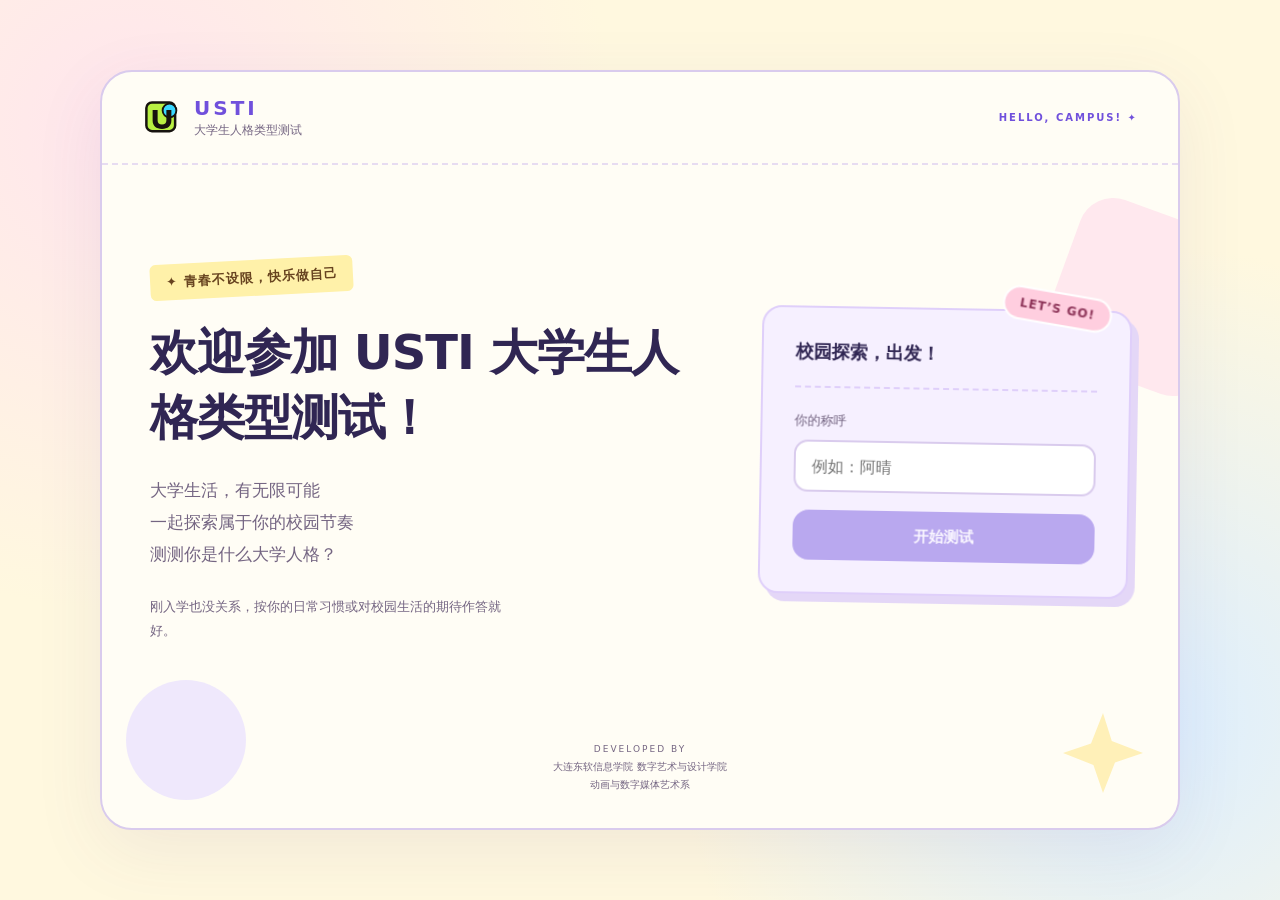
<file: index.html>
<!doctype html>
<html lang="zh-CN">
  <head>
    <meta charset="UTF-8" />
    <meta name="application-name" content="University Student Type Indicator" />
    <meta name="viewport" content="width=device-width, initial-scale=1.0" />
    <title>USTI 大学生人格类型测试</title>
    <link rel="icon" href="./assets/favicon.svg?v=20260905-usti-master-sync" type="image/svg+xml" />
    <link rel="stylesheet" href="./styles.css?v=20260905-usti-goatcounter" />
  </head>
  <body>
    <main class="app-shell">
      <section class="stage" aria-live="polite">
        <div class="geo geo-a"></div>
        <div class="geo geo-b"></div>
        <div class="geo geo-c"></div>

        <header class="topbar">
          <div class="brand-mark" aria-hidden="true">
            <img src="./assets/logo.svg?v=20260905-usti-master-sync" alt="" />
          </div>
          <div>
            <p class="brand-title" title="University Student Type Indicator">USTI</p>
            <p class="brand-subtitle">大学生人格类型测试</p>
          </div>
        </header>

        <section id="welcomeView" class="view view-active">
          <div class="welcome-content">
            <div class="hero-copy">
              <h1>欢迎参加 USTI 大学生人格类型测试！</h1>
              <p>大学生活，有无限可能<br />一起探索属于你的校园节奏<br />测测你是什么大学人格？</p>
              <p>刚入学也没关系，按你的日常习惯或对校园生活的期待作答就好。</p>
            </div>
            <form id="startForm" class="start-form">
              <label for="nickname">你的称呼</label>
              <input id="nickname" type="text" maxlength="16" autocomplete="nickname" placeholder="例如：阿晴" />
              <button id="startBtn" class="primary-btn" type="submit" disabled>开始测试</button>
              <p id="participantCount" class="participant-count" aria-live="polite" hidden>
                <span aria-hidden="true">✦</span>
                已有 <strong id="participantCountValue"></strong> 位同学完成测试
              </p>
            </form>
          </div>
          <footer class="credit">
            <span>Developed By</span>
            <span>大连东软信息学院 数字艺术与设计学院</span>
            <span>动画与数字媒体艺术系</span>
          </footer>
        </section>

        <section id="quizView" class="view">
          <div class="progress-wrap" aria-label="答题进度">
            <div class="progress-meta">
              <span id="progressText">第 1 / 16 题</span>
              <span id="progressPercent">6%</span>
            </div>
            <div class="progress-track">
              <div id="progressBar" class="progress-bar"></div>
            </div>
          </div>

          <article class="question-card">
            <p id="questionIndex" class="question-index">Question 01</p>
            <h2 id="questionTitle"></h2>
            <div id="options" class="options"></div>
          </article>

          <nav class="quiz-nav" aria-label="题目导航">
            <button id="prevBtn" class="ghost-btn" type="button">上一题</button>
            <button id="nextBtn" class="primary-btn" type="button" disabled>下一题</button>
          </nav>
        </section>


      </section>
    </main>

    <div id="wechatTip" class="wechat-tip" hidden>
      <div class="wechat-tip-card" role="status">
        <p>点击右上角⋯，在浏览器中打开此页面，体验更佳~</p>
      </div>
    </div>

    <script src="./config/content.js?v=20260905-usti-master-sync"></script>
    <script data-goatcounter="https://zak.goatcounter.com/count"
      async src="//gc.zgo.at/count.js"></script>
    <script src="./app.js?v=20260905-usti-goatcounter"></script>
  </body>
</html>
</file>
<file: styles.css>
:root {
  color-scheme: light;
  --bg: #f3f5f0;
  --ink: #17130f;
  --muted: #6f665c;
  --panel: rgba(255, 255, 255, 0.84);
  --line: rgba(23, 19, 15, 0.14);
  --coral: #ff5b4a;
  --lime: #b8f042;
  --cyan: #38d7ff;
  --violet: #7763ff;
  --yellow: #ffd84f;
  --shadow: 0 24px 80px rgba(23, 19, 15, 0.18);
  font-family: "PingFang SC", "Microsoft YaHei", "Noto Sans CJK SC", system-ui, sans-serif;
}

* {
  box-sizing: border-box;
}

body {
  margin: 0;
  min-height: 100vh;
  background:
    radial-gradient(circle at 12% 18%, rgba(56, 215, 255, 0.46), transparent 24rem),
    radial-gradient(circle at 88% 12%, rgba(184, 240, 66, 0.48), transparent 22rem),
    linear-gradient(135deg, #fff8ef 0%, #fff 48%, #f5f0ff 100%);
  color: var(--ink);
}

button,
input,
a {
  font: inherit;
}

button,
a {
  -webkit-tap-highlight-color: transparent;
}

.app-shell {
  min-height: 100vh;
  display: grid;
  place-items: center;
  padding: clamp(16px, 4vw, 48px);
}

.stage {
  position: relative;
  width: min(100%, 980px);
  min-height: min(760px, calc(100vh - 32px));
  overflow: hidden;
  border: 2px solid var(--ink);
  border-radius: 24px;
  background: rgba(255, 255, 255, 0.58);
  box-shadow: var(--shadow);
  transition: min-height 260ms ease;
}

.topbar {
  position: relative;
  z-index: 2;
  display: flex;
  align-items: center;
  gap: 12px;
  padding: clamp(18px, 3vw, 30px);
}

.brand-mark {
  width: 46px;
  height: 46px;
  display: grid;
  place-items: center;
}

.brand-mark img {
  width: 46px;
  height: 46px;
  display: block;
  filter: drop-shadow(4px 4px 0 var(--ink));
}

.brand-title,
.brand-subtitle {
  margin: 0;
}

.brand-title {
  font-size: 18px;
  font-weight: 950;
  letter-spacing: 0;
}

.brand-subtitle {
  margin-top: 2px;
  color: var(--muted);
  font-size: 13px;
  font-weight: 700;
}

.view {
  position: absolute;
  inset: 90px clamp(18px, 4vw, 58px) clamp(18px, 4vw, 54px);
  z-index: 2;
  display: grid;
  align-content: center;
  opacity: 0;
  transform: translateY(18px) scale(0.985);
  pointer-events: none;
  transition: opacity 360ms ease, transform 360ms ease;
}

.view-active {
  opacity: 1;
  transform: translateY(0) scale(1);
  pointer-events: auto;
}

.welcome-content {
  display: grid;
  grid-template-columns: 1.08fr 0.92fr;
  gap: clamp(24px, 6vw, 70px);
  align-items: center;
}

#welcomeView {
  align-content: center;
  padding-bottom: 74px;
}

.hero-copy h1 {
  max-width: 560px;
  margin: 0;
  font-size: clamp(38px, 7vw, 76px);
  line-height: 0.98;
  letter-spacing: 0;
}

.hero-copy p {
  max-width: 520px;
  margin: 24px 0 0;
  color: var(--muted);
  font-size: clamp(16px, 2vw, 20px);
  line-height: 1.85;
  font-weight: 650;
}

.credit {
  position: absolute;
  left: 0;
  right: 0;
  bottom: 0;
  display: grid;
  gap: 3px;
  justify-items: center;
  color: rgba(23, 19, 15, 0.58);
  font-size: 11px;
  line-height: 1.35;
  font-weight: 750;
  text-align: center;
  pointer-events: none;
}

.result-credit {
  position: static;
  margin-top: 18px;
}

.start-form {
  padding: clamp(22px, 4vw, 34px);
  border: 2px solid var(--ink);
  border-radius: 18px;
  background: var(--panel);
  backdrop-filter: blur(18px);
  box-shadow: 10px 10px 0 var(--ink);
}

.start-form label {
  display: block;
  margin-bottom: 10px;
  color: var(--muted);
  font-size: 14px;
  font-weight: 850;
}

.start-form input {
  width: 100%;
  height: 54px;
  padding: 0 16px;
  border: 2px solid var(--ink);
  border-radius: 8px;
  outline: none;
  background: #fff;
  font-size: 18px;
  font-weight: 850;
}

.start-form input:focus {
  box-shadow: 0 0 0 4px rgba(56, 215, 255, 0.32);
}

.primary-btn,
.ghost-btn {
  min-height: 50px;
  display: inline-flex;
  align-items: center;
  justify-content: center;
  border: 2px solid var(--ink);
  border-radius: 8px;
  color: var(--ink);
  font-size: 16px;
  font-weight: 950;
  text-decoration: none;
  cursor: pointer;
  transition: transform 180ms ease, box-shadow 180ms ease, opacity 180ms ease;
}

.primary-btn {
  background: var(--coral);
  box-shadow: 5px 5px 0 var(--ink);
}

.ghost-btn {
  background: rgba(255, 255, 255, 0.78);
}

.primary-btn:not(:disabled):hover,
.ghost-btn:not(:disabled):hover {
  transform: translate(-2px, -2px);
  box-shadow: 7px 7px 0 var(--ink);
}

.primary-btn:disabled,
.ghost-btn:disabled {
  cursor: not-allowed;
  opacity: 0.45;
  box-shadow: none;
}

.start-form .primary-btn {
  width: 100%;
  margin-top: 18px;
}

.progress-wrap {
  align-self: start;
  margin-bottom: 28px;
}

.progress-meta {
  display: flex;
  justify-content: space-between;
  margin-bottom: 10px;
  color: var(--muted);
  font-size: 14px;
  font-weight: 900;
}

.progress-track {
  height: 14px;
  overflow: hidden;
  border: 2px solid var(--ink);
  border-radius: 99px;
  background: #fff;
}

.progress-bar {
  width: 0;
  height: 100%;
  background: linear-gradient(90deg, var(--coral), var(--yellow), var(--lime), var(--cyan));
  transition: width 320ms ease;
}

.question-card {
  padding: clamp(22px, 4vw, 40px);
  border: 2px solid var(--ink);
  border-radius: 18px;
  background: var(--panel);
  box-shadow: 10px 10px 0 var(--ink);
}

.question-index {
  margin: 0 0 12px;
  color: var(--violet);
  font-size: 13px;
  font-weight: 950;
}

.question-card h2 {
  margin: 0 0 24px;
  font-size: clamp(24px, 4vw, 40px);
  line-height: 1.18;
}

.options {
  display: grid;
  gap: 12px;
}

.option-btn {
  width: 100%;
  min-height: 58px;
  padding: 14px 16px;
  border: 2px solid var(--ink);
  border-radius: 10px;
  background: #fff;
  color: var(--ink);
  text-align: left;
  font-size: 16px;
  font-weight: 850;
  cursor: pointer;
  transition: transform 180ms ease, background 180ms ease, box-shadow 180ms ease;
}

.option-btn:hover,
.option-btn.selected {
  transform: translate(-2px, -2px);
  background: var(--lime);
  box-shadow: 5px 5px 0 var(--ink);
}

.quiz-nav,
.result-actions {
  display: flex;
  gap: 12px;
  margin-top: 24px;
}

.quiz-nav button,
.result-actions button {
  flex: 1;
}

.result-card {
  display: grid;
  grid-template-columns: 300px 1fr;
  gap: clamp(20px, 4vw, 42px);
  align-items: center;
  padding: clamp(22px, 4vw, 36px);
  border: 2px solid var(--ink);
  border-radius: 18px;
  background: var(--panel);
  box-shadow: 10px 10px 0 var(--ink);
}

#resultView {
  align-content: start;
}

.result-visual {
  display: grid;
  place-items: center;
}

#resultImage {
  width: min(100%, 260px);
  aspect-ratio: 1;
  display: block;
  object-fit: contain;
  border: 2px solid var(--ink);
  border-radius: 18px;
  background: #fff;
}

.result-name-prefix {
  margin: 0 0 6px;
  color: var(--muted);
  font-size: 14px;
  font-weight: 900;
}

.result-copy h2 {
  margin: 0;
  font-size: clamp(34px, 6vw, 58px);
  line-height: 1;
}

.tags {
  display: flex;
  flex-wrap: wrap;
  gap: 8px;
  margin: 18px 0;
}

.tag {
  padding: 7px 10px;
  border: 2px solid var(--ink);
  border-radius: 8px;
  background: var(--cyan);
  font-size: 13px;
  font-weight: 950;
}

.portrait {
  color: #312b25;
  font-size: 16px;
  line-height: 1.85;
  font-weight: 650;
}

.portrait p,
.portrait ul {
  margin: 0 0 10px;
}

.portrait strong {
  color: var(--coral);
}

.slogan {
  margin: 18px 0 0;
  padding: 14px 16px;
  border-left: 6px solid var(--coral);
  background: rgba(255, 216, 79, 0.42);
  font-size: 18px;
  line-height: 1.5;
  font-weight: 950;
}

.blessing {
  margin: 16px 0 0;
  color: var(--muted);
  font-size: 14px;
  line-height: 1.7;
  font-weight: 700;
}

.geo {
  position: absolute;
  z-index: 1;
  border: 2px solid var(--ink);
  pointer-events: none;
}

.geo-a {
  right: 8%;
  top: 16%;
  width: 130px;
  height: 130px;
  background: var(--cyan);
  transform: rotate(18deg);
  animation: floatA 8s ease-in-out infinite;
}

.geo-b {
  left: 8%;
  bottom: 8%;
  width: 190px;
  height: 96px;
  border-radius: 96px;
  background: var(--lime);
  transform: rotate(-12deg);
  animation: floatB 9s ease-in-out infinite;
}

.geo-c {
  right: 18%;
  bottom: 10%;
  width: 90px;
  height: 90px;
  border-radius: 50%;
  background: var(--yellow);
  animation: floatA 7s ease-in-out infinite reverse;
}

.share-modal {
  position: fixed;
  inset: 0;
  z-index: 10;
  display: grid;
  place-items: center;
  padding: 18px;
  background: rgba(23, 19, 15, 0.64);
}

.share-modal[hidden] {
  display: none;
}

.share-dialog {
  position: relative;
  width: min(100%, 440px);
  display: grid;
  gap: 14px;
}

.share-dialog img {
  width: 100%;
  border: 2px solid var(--ink);
  border-radius: 16px;
  background: #fff;
  box-shadow: var(--shadow);
}

.close-btn {
  position: absolute;
  top: -14px;
  right: -14px;
  width: 42px;
  height: 42px;
  border: 2px solid var(--ink);
  border-radius: 50%;
  background: var(--coral);
  color: var(--ink);
  font-size: 28px;
  font-weight: 950;
  cursor: pointer;
}

@keyframes floatA {
  0%,
  100% {
    translate: 0 0;
  }
  50% {
    translate: 0 -18px;
  }
}

@keyframes floatB {
  0%,
  100% {
    translate: 0 0;
  }
  50% {
    translate: 18px 12px;
  }
}

@media (max-width: 760px) {
  .app-shell {
    padding: 0;
  }

  .stage {
    min-height: 100vh;
    border: 0;
    border-radius: 0;
  }

  .view {
    inset: 86px 18px 22px;
    align-content: start;
  }

  #welcomeView,
  .welcome-content,
  .result-card {
    grid-template-columns: 1fr;
  }

  #welcomeView {
    padding-bottom: 92px;
  }

  .hero-copy h1 {
    font-size: clamp(40px, 12vw, 58px);
  }

  .start-form,
  .question-card,
  .result-card {
    box-shadow: 6px 6px 0 var(--ink);
  }

  .quiz-nav,
  .result-actions {
    position: sticky;
    bottom: 0;
    padding-top: 10px;
    background: linear-gradient(180deg, transparent, rgba(255, 248, 239, 0.96) 32%);
  }
}

@media (prefers-reduced-motion: reduce) {
  *,
  *::before,
  *::after {
    animation-duration: 1ms !important;
    transition-duration: 1ms !important;
  }
}
/* USTI campus journal visual system */
:root { --ink: #203c42; --muted: #627577; --panel: #fff; --line: #dbe4df; --coral: #216653; --lime: #e9f1e9; --cyan: #e9f1e9; --violet: #216653; --yellow: #f8f3e8; --shadow: 0 18px 60px #203c420d; }
body { background: #f3f5f0; }
.app-shell { padding: 32px; }
.stage { width: min(100%, 1080px); border: 1px solid var(--line); border-radius: 28px; background: #fcfdf9; }
.topbar { padding: 24px 40px; border-bottom: 1px solid var(--line); }
.topbar::after { content: "CAMPUS / SELF DISCOVERY"; margin-left: auto; color: var(--muted); font-size: 10px; letter-spacing: 2px; }
.brand-mark, .brand-mark img { width: 40px; height: 40px; filter: none; }
.brand-title { font-size: 20px; font-weight: 800; letter-spacing: 3px; }
.brand-subtitle { font-size: 12px; font-weight: 400; }
.view { inset: 120px 48px 36px; display: none; transform: none; }
.view-active { display: grid; }
.welcome-content { grid-template-columns: 1.2fr .8fr; gap: 56px; }
#welcomeView { padding-bottom: 80px; }
.hero-copy::before { content: "发现自己 · 从校园开始"; display: block; margin-bottom: 24px; color: var(--coral); font-size: 13px; letter-spacing: 3px; }
.hero-copy h1 { font-size: clamp(32px, 4vw, 48px); line-height: 1.35; font-weight: 750; letter-spacing: -1px; }
.hero-copy p { font-size: 17px; font-weight: 400; line-height: 1.9; }
.hero-copy p + p { font-size: 13px; max-width: 360px; }
.credit { color: var(--muted); font-size: 10px; font-weight: 400; line-height: 1.5; }
.credit span:first-child { text-transform: uppercase; letter-spacing: 2px; font-size: 9px; }
.start-form, .question-card, .result-card { border: 1px solid var(--line); border-radius: 20px; box-shadow: var(--shadow); background: white; }
.start-form { padding: 32px; }
.start-form::before { content: "你的校园探索手册"; display: block; padding-bottom: 22px; margin-bottom: 24px; border-bottom: 1px solid var(--line); font-size: 19px; font-weight: 700; }
.start-form label { font-size: 13px; font-weight: 500; }
.start-form input { height: 52px; border: 1px solid #bccdc5; border-radius: 10px; background: #fafcf9; color: var(--ink); font-size: 16px; font-weight: 500; }
.start-form input:focus { box-shadow: 0 0 0 3px #21665320; }
button:focus-visible, a:focus-visible { outline: 3px solid #b77e35; outline-offset: 4px; }
.primary-btn, .ghost-btn { padding: 12px 20px; border: 1px solid var(--line); border-radius: 10px; font-size: 15px; font-weight: 650; box-shadow: none; }
.primary-btn { color: #fff; border-color: var(--coral); }
.primary-btn:not(:disabled):hover { background: #174e3f; transform: translateY(-2px); box-shadow: none; }
.ghost-btn:not(:disabled):hover { background: var(--lime); transform: none; box-shadow: none; }
.progress-meta { font-size: 12px; font-weight: 500; }
.progress-track { height: 5px; border: 0; background: #e0e8e2; }
.progress-bar { background: var(--coral); }
.question-index { color: var(--coral); font-size: 12px; letter-spacing: 2px; text-transform: uppercase; font-weight: 600; }
.question-card h2 { font-size: clamp(23px, 3vw, 32px); line-height: 1.5; font-weight: 650; }
.options { counter-reset: option; gap: 10px; }
.option-btn { counter-increment: option; display: flex; align-items: center; gap: 14px; padding: 14px 18px; border: 1px solid var(--line); border-radius: 12px; background: #fcfdfb; font-size: 15px; font-weight: 500; line-height: 1.6; }
.option-btn::before { content: counter(option, upper-alpha); display: grid; place-items: center; flex: 0 0 28px; height: 28px; border-radius: 50%; background: var(--lime); color: var(--coral); font-size: 12px; }
.option-btn:hover, .option-btn.selected { background: #edf5ee; border-color: var(--coral); box-shadow: none; transform: none; }
.option-btn.selected::before { background: var(--coral); color: white; }
.result-card { grid-template-columns: 260px 1fr; gap: 36px; padding: 32px; }
.result-visual { padding: 16px; border-radius: 140px 140px 20px 20px; background: var(--lime); }
#resultImage { border: 0; border-radius: 16px; }
.result-name-prefix { font-weight: 500; font-size: 13px; margin-bottom: 12px; }
.result-copy h2 { font-size: clamp(30px, 4vw, 46px); line-height: 1.25; }
.tag { border: 0; border-radius: 24px; padding: 6px 12px; color: var(--coral); font-size: 12px; font-weight: 500; }
.portrait { color: #435b5e; font-size: 15px; line-height: 1.9; font-weight: 400; }
.slogan { border-left: 3px solid #b77e35; background: #f8f3e8; font-size: 17px; line-height: 1.7; font-weight: 650; }
.blessing { font-size: 12px; line-height: 1.9; font-weight: 400; }
.geo { border: 1px solid #dce6dc; border-radius: 50%; background: transparent; transform: none; animation: none; }
.geo-a { width: 480px; height: 480px; right: -180px; top: 180px; }
.geo-b { width: 380px; height: 380px; left: auto; right: -130px; top: 230px; bottom: auto; }
.geo-c { width: 280px; height: 280px; right: -80px; top: 280px; bottom: auto; }
.share-modal { overflow-y: auto; padding: 28px; background: #152d37b3; backdrop-filter: blur(8px); }
.share-dialog img { max-height: calc(100dvh - 140px); object-fit: contain; border: 0; background: #fcfdf9; }
.close-btn { border: 1px solid var(--line); background: white; font-weight: 400; }
@media (max-width: 760px) {
 .app-shell { padding: 0; }
 .stage { border: 0; border-radius: 0; }
 .topbar { padding: 20px 22px; }
 .topbar::after { content: "SELF DISCOVERY"; font-size: 8px; letter-spacing: 1px; }
 .view { inset: 110px 22px 24px; }
 .welcome-content, .result-card { grid-template-columns: 1fr; gap: 28px; }
 #welcomeView { padding-bottom: 90px; }
 .hero-copy::before { margin-bottom: 16px; font-size: 11px; }
 .hero-copy h1 { font-size: clamp(30px, 8vw, 42px); }
 .hero-copy p { margin-top: 18px; font-size: 15px; }
 .start-form, .result-card { padding: 24px; }
 .start-form::before { padding-bottom: 16px; margin-bottom: 18px; }
 .result-visual { width: 220px; justify-self: center; }
 .quiz-nav, .result-actions { padding: 12px 0; background: #fcfdf9f5; }
 .option-btn { padding: 12px; font-size: 14px; }
}
/* Playful campus sticker theme */
:root { --ink: #302653; --muted: #746582; --coral: #7050dc; --lime: #fff1a9; --cyan: #e5ddff; --violet: #7050dc; --line: #ded3f1; --shadow: 0 14px 35px #7050dc12; }
body { background: radial-gradient(circle at 10% 14%, #ffe5ed 0, transparent 35%), radial-gradient(circle at 90% 80%, #dceeff 0, transparent 35%), #fff8df; }
.stage { background: #fffdf5; border: 2px solid #d9cbed; border-radius: 32px; box-shadow: 0 20px 70px #58418b16; }
.topbar { border-bottom: 2px dashed #e7dcf1; }
.topbar::after { content: "HELLO, CAMPUS! ✦"; color: #7050dc; font-weight: 800; letter-spacing: 2px; }
.brand-title { color: #7050dc; }
.hero-copy::before { content: "✦ 青春不设限，快乐做自己"; display: inline-block; padding: 9px 16px; border-radius: 6px; background: #fff1a9; color: #67431f; transform: rotate(-3deg); font-weight: 750; letter-spacing: 1px; }
.hero-copy h1 { color: #302653; line-height: 1.35; }
.hero-copy p { color: #746582; }
.start-form { position: relative; border: 2px solid #dfcffa; background: #f6f0ff; box-shadow: 7px 8px 0 #e4d7f7; transform: rotate(1deg); }
.start-form::after { content: "LET’S GO!"; position: absolute; top: -20px; right: 18px; padding: 8px 15px; background: #ffcedf; color: #8b3156; border: 2px solid #fff; border-radius: 30px; transform: rotate(9deg); font-size: 12px; font-weight: 850; letter-spacing: 1px; }
.start-form::before { content: "校园探索，出发！"; border-bottom: 2px dashed #dfcffa; font-size: 18px; }
.start-form input { background: white; border: 2px solid #d9cbed; border-radius: 14px; }
.start-form input:focus { box-shadow: 0 0 0 4px #ffd8e680; }
.participant-count { display: flex; align-items: center; justify-content: center; gap: 6px; margin: 18px 0 0; color: #89769b; font-size: 12px; line-height: 1.5; }
.participant-count[hidden] { display: none; }
.participant-count span { color: #e890c3; }
.participant-count strong { color: #7050dc; font-size: 14px; font-variant-numeric: tabular-nums; }
.primary-btn, .ghost-btn { border-radius: 16px; font-weight: 750; border-width: 2px; }
.primary-btn { background: #7050dc; border-color: #7050dc; box-shadow: 0 4px 0 #5139a7; }
.primary-btn:not(:disabled):hover { background: #805fea; transform: translateY(-3px); box-shadow: 0 7px 0 #5139a7; }
.primary-btn:not(:disabled):active { transform: translateY(2px); box-shadow: 0 1px 0 #5139a7; }
.ghost-btn { background: #fff5cf; border-color: #efdfa4; }
.ghost-btn:not(:disabled):hover { background: #ffedaa; transform: translateY(-2px); }
.progress-track { height: 10px; background: #eee6f7; }
.progress-bar { background: linear-gradient(90deg, #9e82f0, #e890c3, #f4bf5a); }
.question-card { border: 2px solid #e1d4f2; box-shadow: 6px 7px 0 #eee4f6; border-radius: 24px; }
.question-index { display: inline-block; width: fit-content; padding: 7px 12px; border-radius: 8px; background: #fff1a9; color: #76571c; transform: rotate(-2deg); }
.option-btn { border: 2px solid #e6dff0; background: #fff; border-radius: 16px; }
.option-btn::before { background: #e9e0ff; color: #7050dc; font-weight: 800; border-radius: 9px; }
.option-btn:nth-child(2n)::before { background: #ffe0eb; color: #a4466c; }
.option-btn:nth-child(3n)::before { background: #dceeff; color: #316b9e; }
.option-btn:hover, .option-btn.selected { background: #f3ecff; border-color: #9d7be2; transform: translateX(3px); }
.option-btn.selected::before { background: #7050dc; color: white; }
.result-card { border: 2px solid #e1d4f2; box-shadow: 7px 8px 0 #eee4f6; }
.result-visual { background: #ffebad; border-radius: 36px; transform: rotate(-3deg); border: 3px solid #fff; box-shadow: 4px 5px 0 #f1d98d; }
#resultImage { transform: rotate(3deg); }
.result-copy h2 { color: #7050dc; }
.tag { background: #eee4ff; color: #6a43a6; font-weight: 650; }
.tag:nth-child(2n) { background: #ffe0eb; color: #943858; }
.tag:nth-child(3n) { background: #dceeff; color: #316b9e; }
.slogan { background: #fff2bb; border-left: 4px solid #edb34c; border-radius: 0 14px 14px 0; }
.geo { border: 0; opacity: .7; }
.geo-a { width: 170px; height: 170px; right: -50px; top: 140px; background: #ffe0eb; border-radius: 35px; transform: rotate(20deg); }
.geo-b { width: 120px; height: 120px; left: 24px; right: auto; top: auto; bottom: 28px; background: #e9e0ff; border-radius: 50%; }
.geo-c { width: 80px; height: 80px; right: 35px; top: auto; bottom: 35px; background: #ffec9e; clip-path: polygon(50% 0,61% 35%,100% 50%,65% 62%,50% 100%,38% 65%,0 50%,35% 38%); }
.share-modal { background: #302653aa; }
.close-btn { background: #ffe0eb; color: #6a3158; border-color: #fff; }
@media (max-width: 760px) {
 .stage { border: 0; border-radius: 0; }
 .topbar::after { content: "HELLO, CAMPUS!"; font-size: 8px; letter-spacing: 1px; }
 .hero-copy::before { font-size: 11px; }
 .start-form { margin: 8px 3px 0; }
 .quiz-nav, .result-actions { background: #fffdf5f5; }
 .result-visual { margin: 4px 0 12px; }
}

/* QR and WeChat support from master, styled for USTI. */
.result-ad { width: min(100%, 1080px); min-width: 0; margin-top: 24px; }
.result-qr { display: grid; justify-items: center; gap: 8px; margin-top: 22px; }
.result-qr canvas { width: 118px; height: 118px; padding: 8px; border: 2px solid var(--line); border-radius: 16px; background: #fff; }
.result-qr p { margin: 0; color: var(--muted); font-size: 12px; font-weight: 650; }
.wechat-tip { position: fixed; inset: 0; z-index: 20; display: grid; place-items: center; padding: 24px; background: #30265388; backdrop-filter: blur(8px); }
.wechat-tip[hidden], .screenshot-hint[hidden] { display: none; }
.wechat-tip-card { width: min(100%, 420px); padding: 24px 26px; border: 2px solid #dfcffa; border-radius: 24px; background: #f6f0ff; box-shadow: 7px 8px 0 #e4d7f7; text-align: center; }
.wechat-tip-card p { margin: 0; color: var(--ink); font-size: clamp(18px, 4vw, 24px); line-height: 1.55; font-weight: 750; }
.screenshot-hint { position: fixed; left: 50%; bottom: max(22px, env(safe-area-inset-bottom)); z-index: 11; margin: 0; padding: 10px 16px; border: 2px solid #dfcffa; border-radius: 999px; background: #fff5cf; color: var(--ink); font-size: 15px; font-weight: 750; transform: translateX(-50%); }
.share-modal.wechat-share-mode { padding: 0; background: #302653; }
.share-modal.wechat-share-mode .share-dialog { width: 100vw; height: 100dvh; display: grid; place-items: center; }
.share-modal.wechat-share-mode .share-dialog img { width: auto; max-width: 100vw; height: auto; max-height: 100dvh; border: 0; border-radius: 0; background: transparent; box-shadow: none; object-fit: contain; }
.share-modal.wechat-share-mode .close-btn, .share-modal.wechat-share-mode #downloadShare { display: none; }
</file>
